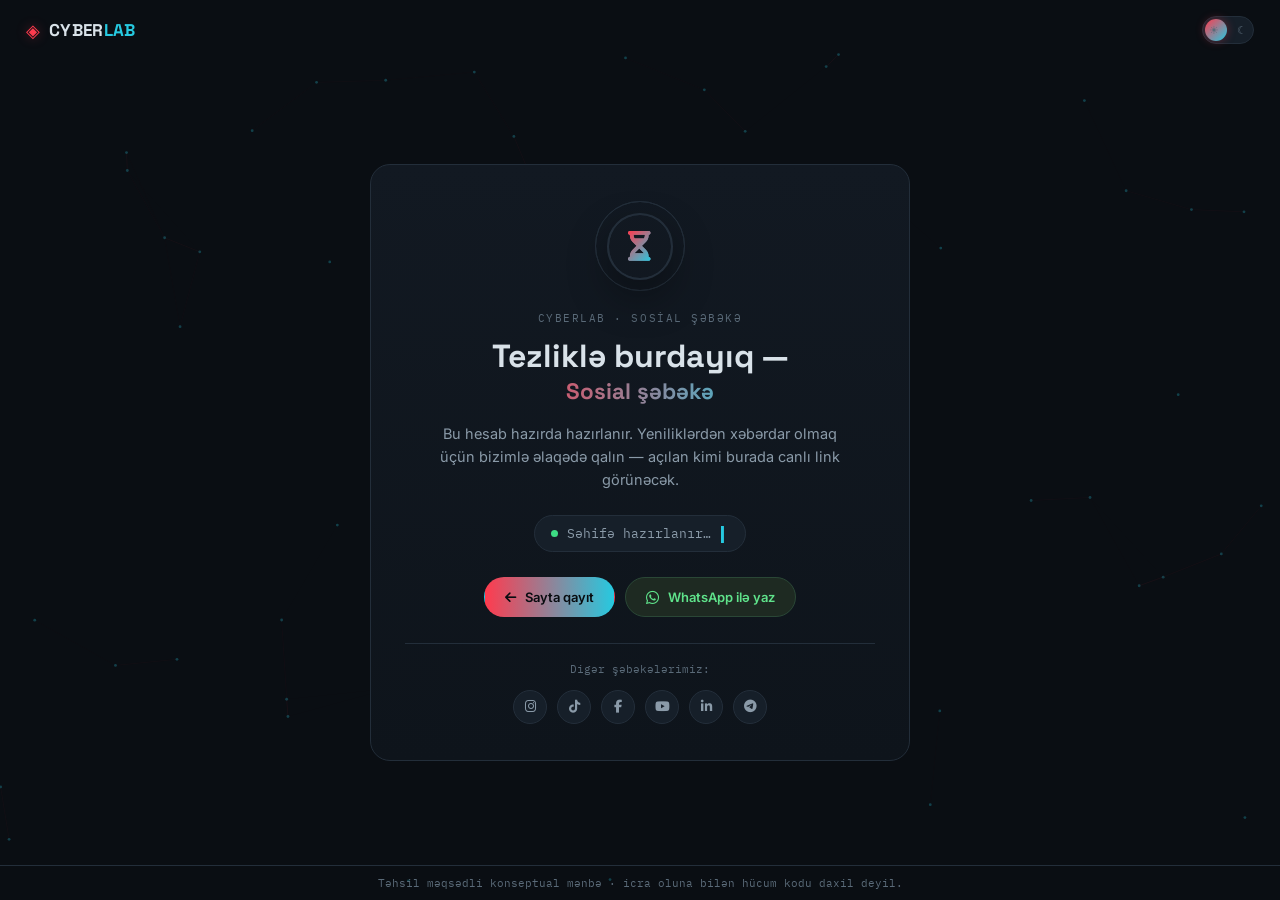
<file: soon/index.html>
<!DOCTYPE html>
<html lang="az">
<head>
<meta charset="UTF-8"/>
<meta content="width=device-width, initial-scale=1.0, maximum-scale=1.0, minimum-scale=1.0, user-scalable=no, viewport-fit=cover" name="viewport"/>
<meta content="noindex, follow" name="robots"/>
<title>Tezliklə — CyberLab</title>
<meta content="#0A0E13" name="theme-color"/>
<link href="../favicon.svg" rel="icon" type="image/svg+xml"/>
<link href="https://fonts.googleapis.com" rel="preconnect"/>
<link crossorigin href="https://fonts.gstatic.com" rel="preconnect"/>
<link href="https://fonts.googleapis.com/css2?family=Space+Grotesk:wght@500;700&family=IBM+Plex+Mono:wght@400;500&family=Inter:wght@400;500;600&display=swap" rel="stylesheet"/>
<link crossorigin="anonymous" href="https://cdnjs.cloudflare.com/ajax/libs/font-awesome/6.5.1/css/all.min.css" referrerpolicy="no-referrer" rel="stylesheet"/>
<link href="style.css" rel="stylesheet"/>
</head>
<body>
<canvas aria-hidden="true" id="bgCanvas"></canvas>

<header class="soon-top">
  <a class="soon-brand" href="../">
    <span aria-hidden="true" class="brand-mark">◈</span>
    <span class="brand-text">CYBER<span class="accent-split">LAB</span></span>
  </a>
  <button aria-label="Tema dəyiş" class="theme-toggle" id="themeToggle" type="button">
    <span class="toggle-track">
      <span class="toggle-thumb"></span>
      <span class="toggle-icon sun">☀</span>
      <span class="toggle-icon moon">☾</span>
    </span>
  </button>
  <!-- <div class="soon-lang" id="langBox">
    <button aria-expanded="false" aria-haspopup="true" class="soon-lang-trigger" id="langTrigger" type="button">
      <i aria-hidden="true" class="fa-solid fa-globe"></i>
      <span id="langCode">AZ</span>
    </button>
    <div class="soon-lang-menu" id="langMenu" role="menu">
      <button data-lang="az" role="menuitem" type="button">AZ · Azərbaycan</button>
      <button data-lang="en" role="menuitem" type="button">EN · English</button>
      <button data-lang="ru" role="menuitem" type="button">RU · Русский</button>
      <button data-lang="tr" role="menuitem" type="button">TR · Türkçe</button>
    </div>
  </div> -->
</header>

<main class="soon-main">
  <div class="soon-card">
    <div class="soon-icon-wrap">
      <div aria-hidden="true" class="soon-ring ring-1"></div>
      <div aria-hidden="true" class="soon-ring ring-2"></div>
      <div class="soon-icon" id="networkIcon"><i class="fa-solid fa-hourglass-half"></i></div>
    </div>

    <p class="soon-eyebrow" data-i18n="eyebrow">CYBERLAB · SOSİAL ŞƏBƏKƏ</p>
    <h1 class="soon-title">
      <span data-i18n="titleA">Tezliklə burdayıq</span>
      <span class="soon-network" id="networkName">—</span>
    </h1>
    <p class="soon-desc" data-i18n="desc">
      Bu hesab hazırda hazırlanır. Yeniliklərdən xəbərdar olmaq üçün bizimlə əlaqədə qalın —
      açılan kimi burada canlı link görünəcək.
    </p>

    <div class="soon-status" id="statusLine">
      <span aria-hidden="true" class="status-dot"></span>
      <span class="status-text" id="statusText"></span><span aria-hidden="true" class="status-cursor">▍</span>
    </div>

    <div class="soon-actions">
      <a class="soon-btn soon-btn-primary" href="../#top">
        <i aria-hidden="true" class="fa-solid fa-arrow-left"></i>
        <span data-i18n="back">Sayta qayıt</span>
      </a>
      <a class="soon-btn soon-btn-whatsapp" href="#" id="whatsappBtn" rel="noopener noreferrer" target="_blank">
        <i aria-hidden="true" class="fa-brands fa-whatsapp"></i>
        <span data-i18n="whatsapp">WhatsApp ilə yaz</span>
      </a>
    </div>

    <div class="soon-other">
      <p data-i18n="otherLabel">Digər şəbəkələrimiz:</p>
      <div class="soon-other-icons" id="otherIcons"></div>
    </div>
  </div>
</main>


<footer class="soon-foot">
  <span data-i18n="footNote">Təhsil məqsədli konseptual mənbə · icra oluna bilən hücum kodu daxil deyil.</span>
</footer>

<script src="../translations.js"></script>
<script src="script.js"></script>
</body>
</html>
</file>
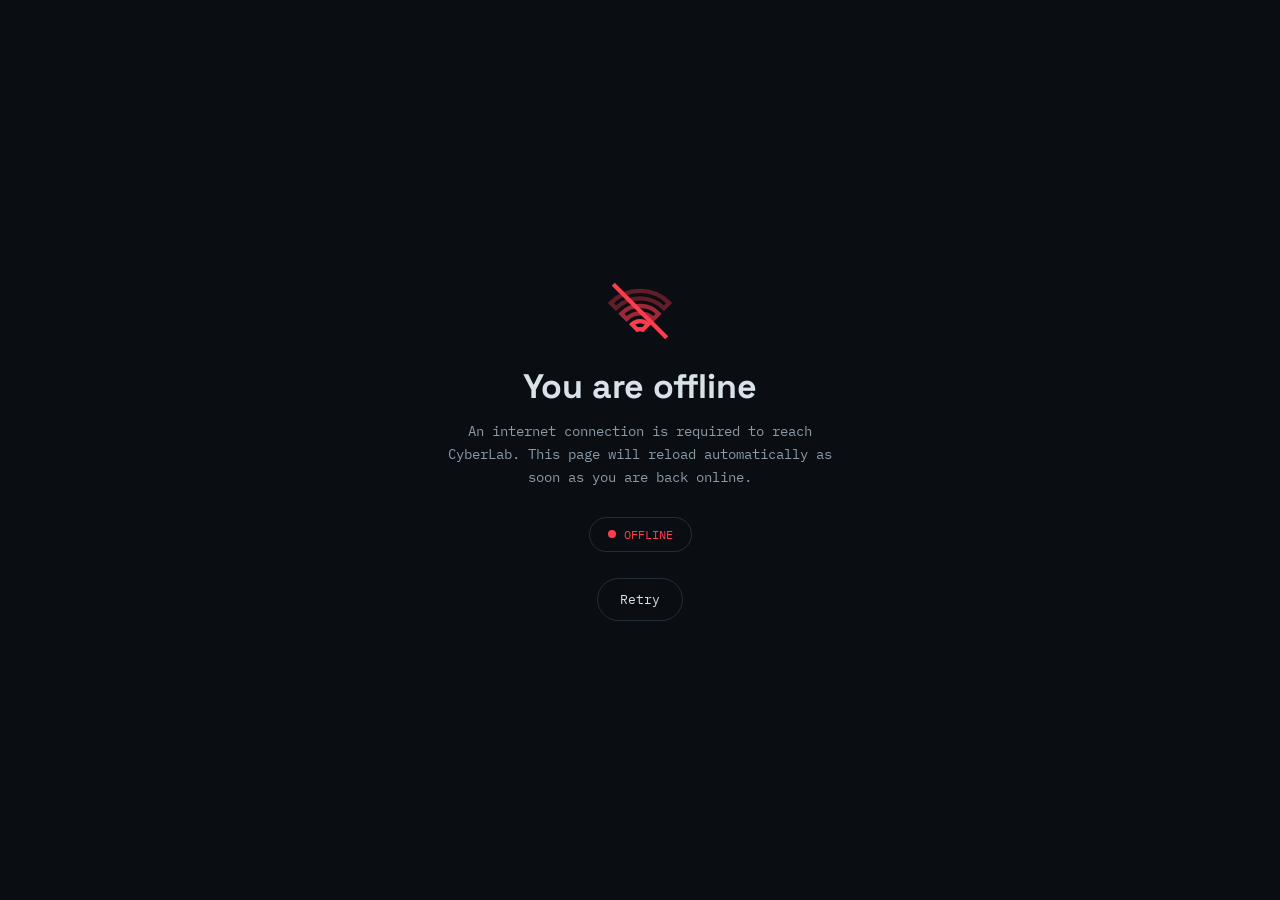
<file: offline.html>
<!DOCTYPE html>
<html lang="az">

<head>
  <meta charset="UTF-8">
  <meta name="viewport" content="width=device-width, initial-scale=1.0, maximum-scale=1.0, minimum-scale=1.0, user-scalable=no">
  <meta name="robots" content="noindex">
  <title>Şəbəkə yoxdur | CyberLab</title>
  <link rel="icon" type="image/svg+xml" href="/favicon.svg">
  <link rel="stylesheet" href="https://cdnjs.cloudflare.com/ajax/libs/font-awesome/6.5.0/css/all.min.css">

  <link
    href="https://fonts.googleapis.com/css2?family=Space+Grotesk:wght@700&family=IBM+Plex+Mono:wght@400;500&family=Inter:wght@400;500&display=swap"
    rel="stylesheet">
  <style>
    :root {
      --bg: #0A0E13;
      --text: #D9E2E9;
      --text-dim: #8A9AA8;
      --red: #FF3B4E;
      --blue: #26C9E0;
      --border: #232E3A;
    }

    * {
      margin: 0;
      padding: 0;
      box-sizing: border-box;
    }

    html {
      touch-action: pan-x pan-y;
      -ms-touch-action: pan-x pan-y;
      -webkit-text-size-adjust: 100%;
      text-size-adjust: 100%;
    }

    body {
      background: var(--bg);
      color: var(--text);
      font-family: 'Inter', sans-serif;
      min-height: 100vh;
      display: flex;
      flex-direction: column;
      align-items: center;
      justify-content: center;
      text-align: center;
      padding: 24px;
    }

    .icon {
      width: 64px;
      height: 64px;
      margin-bottom: 22px;
      color: var(--red);
    }

    .title {
      font-family: 'Space Grotesk', sans-serif;
      font-weight: 700;
      font-size: clamp(24px, 5vw, 34px);
      margin-bottom: 12px;
    }

    .msg {
      font-family: 'IBM Plex Mono', monospace;
      font-size: 13.5px;
      color: var(--text-dim);
      max-width: 400px;
      line-height: 1.7;
      margin-bottom: 28px;
    }

    .status {
      display: inline-flex;
      align-items: center;
      gap: 8px;
      font-family: 'IBM Plex Mono', monospace;
      font-size: 12px;
      color: var(--red);
      border: 1px solid var(--border);
      padding: 9px 18px;
      border-radius: 100px;
      margin-bottom: 26px;
    }

    .dot {
      width: 8px;
      height: 8px;
      border-radius: 50%;
      background: var(--red);
      animation: blink 1.4s infinite;
    }

    @keyframes blink {
      50% {
        opacity: .25;
      }
    }

    button {
      font-family: 'IBM Plex Mono', monospace;
      font-size: 13px;
      color: var(--text);
      background: none;
      border: 1px solid var(--border);
      padding: 12px 22px;
      border-radius: 100px;
      cursor: pointer;
      transition: border-color .25s, color .25s;
    }

    button:hover {
      border-color: var(--blue);
      color: var(--blue);
    }
  </style>
</head>

<body>
  <svg class="icon" viewBox="0 0 24 24" fill="none" stroke="currentColor" stroke-width="1.6">
    <path d="M1 9l2 2c4.97-4.97 13.03-4.97 18 0l2-2C16.93 2.93 7.08 2.93 1 9z" opacity=".35" />
    <path d="M5 13l2 2a7.07 7.07 0 0 1 10 0l2-2C15.14 9.14 8.87 9.14 5 13z" opacity=".6" />
    <path d="M9 17l2 2a2.83 2.83 0 0 1 2 0l2-2a4.24 4.24 0 0 0-6 0z" />
    <line x1="2" y1="2" x2="22" y2="22" />
  </svg>
  <div class="title" id="t"></div>
  <p class="msg" id="m"></p>
  <div class="status"><span class="dot"></span> OFFLINE</div>
  <button id="b" onclick="location.reload()"></button>

  <script>
    document.addEventListener('touchmove', function (e) { if (e.touches && e.touches.length > 1) e.preventDefault(); }, { passive: false });
    document.addEventListener('gesturestart', function (e) { e.preventDefault(); });
    document.addEventListener('gesturechange', function (e) { e.preventDefault(); });
    document.addEventListener('wheel', function (e) { if (e.ctrlKey || e.metaKey) e.preventDefault(); }, { passive: false });
    document.addEventListener('keydown', function (e) {
      var zoomKeys = ['+', '-', '=', '_', '0'];
      if ((e.ctrlKey || e.metaKey) && zoomKeys.indexOf(e.key) !== -1) e.preventDefault();
    }, { passive: false });
    (function () {
      var lastTouchEnd = 0;
      document.addEventListener('touchend', function (e) {
        var now = Date.now();
        if (now - lastTouchEnd <= 300) e.preventDefault();
        lastTouchEnd = now;
      }, { passive: false });
    })();

    var T = {
      az: { t: 'Şəbəkəniz yoxdur', m: 'CyberLab-a qoşulmaq üçün internetə ehtiyac var. Şəbəkəyə qoşulan kimi bu səhifə avtomatik yenidən yüklənəcək.', b: 'Yenidən yoxla', title: 'Şəbəkə yoxdur | CyberLab' },
      en: { t: 'You are offline', m: 'An internet connection is required to reach CyberLab. This page will reload automatically as soon as you are back online.', b: 'Retry', title: 'Offline | CyberLab' },
      ru: { t: 'Нет подключения', m: 'Для доступа к CyberLab нужен интернет. Эта страница автоматически перезагрузится, как только связь восстановится.', b: 'Проверить снова', title: 'Нет сети | CyberLab' },
      tr: { t: 'Bağlantınız yok', m: 'CyberLab’a erişmek için internet gerekiyor. Ağa bağlandığınız anda bu sayfa otomatik olarak yeniden yüklenecek.', b: 'Tekrar dene', title: 'Çevrimdışı | CyberLab' }
    };
    var lang = (navigator.language || 'az').slice(0, 2).toLowerCase();
    var d = T[lang] || T.az;
    document.documentElement.lang = T[lang] ? lang : 'az';
    document.title = d.title;
    document.getElementById('t').textContent = d.t;
    document.getElementById('m').textContent = d.m;
    document.getElementById('b').textContent = d.b;

    window.addEventListener('online', function () { location.reload(); });
    setInterval(function () { if (navigator.onLine) location.reload(); }, 4000);
  </script>
</body>

</html>
</file>
<file: soon/style.css>
/* ==========================================================
   CYBERLAB — soon/style.css
   "Tezliklə" (Coming soon) səhifəsi. Əsas saytın rəng/şrift
   dəyişənləri ilə eynidir ki, brend hissi qırılmasın, amma
   fayl tam müstəqildir (əsas style.css-dən asılı deyil).
========================================================== */
:root {
  --bg: #0A0E13;
  --bg-alt: #0E141B;
  --surface: #121922;
  --surface-2: #161F29;
  --border: #232E3A;
  --text: #D9E2E9;
  --text-dim: #8A9AA8;
  --text-faint: #5A6A78;
  --red: #FF3B4E;
  --red-glow: rgba(255, 59, 78, .35);
  --blue: #26C9E0;
  --blue-glow: rgba(38, 201, 224, .35);
  --green: #3DDC84;
  --font-display: 'Space Grotesk', sans-serif;
  --font-mono: 'IBM Plex Mono', monospace;
  --font-body: 'Inter', sans-serif;
  --ease: cubic-bezier(.22, .8, .28, 1);
}

[data-theme="light"] {
  --bg: #EDF1F4;
  --bg-alt: #E4E9ED;
  --surface: #FFFFFF;
  --surface-2: #F4F7F9;
  --border: #D3DBE1;
  --text: #141A20;
  --text-dim: #4E5C68;
  --text-faint: #8496A3;
  --red: #D6273A;
  --red-glow: rgba(214, 39, 58, .18);
  --blue: #0F8FA6;
  --blue-glow: rgba(15, 143, 166, .18);
}

* {
  box-sizing: border-box;
}

html,
body {
  height: 100%;
}

html {
  touch-action: pan-x pan-y;
  -ms-touch-action: pan-x pan-y;
  -webkit-text-size-adjust: 100%;
  text-size-adjust: 100%;
}

body {
  margin: 0;
  background: var(--bg);
  color: var(--text);
  font-family: var(--font-body);
  overflow: hidden;
  display: flex;
  flex-direction: column;
  height: 100vh;
  height: 100dvh;
  touch-action: pan-x pan-y;
  transition: background .5s var(--ease), color .5s var(--ease);
}

@media (prefers-reduced-motion: reduce) {
  * {
    animation-duration: .001s !important;
    animation-iteration-count: 1 !important;
    transition-duration: .001s !important;
  }
}

#bgCanvas {
  position: fixed;
  inset: 0;
  z-index: 0;
  opacity: .5;
}

/* ---------- Top bar ---------- */
.soon-top {
  position: relative;
  z-index: 2;
  display: flex;
  align-items: center;
  justify-content: space-between;
  padding: 16px 26px;
  flex: 0 0 auto;
}

.soon-brand {
  display: inline-flex;
  align-items: center;
  gap: 9px;
  text-decoration: none;
  color: var(--text);
}

.brand-mark {
  color: var(--red);
  font-size: 18px;
  filter: drop-shadow(0 0 6px var(--red-glow));
}

.brand-text {
  font-family: var(--font-display);
  font-weight: 700;
  font-size: 17px;
  letter-spacing: .02em;
}

.accent-split {
  color: var(--blue);
}

/* ---------- Theme toggle ---------- */
.theme-toggle {
  position: relative;
  z-index: 2;
  margin-left: auto;
  padding: 0;
  background: none;
  border: none;
  cursor: pointer;
}

.toggle-track {
  width: 52px;
  height: 28px;
  border-radius: 20px;
  background: var(--surface-2);
  border: 1px solid var(--border);
  position: relative;
  display: flex;
  align-items: center;
  transition: background .3s;
}

.toggle-thumb {
  position: absolute;
  top: 2px;
  left: 2px;
  width: 22px;
  height: 22px;
  border-radius: 50%;
  background: linear-gradient(135deg, var(--red), var(--blue));
  transition: left .35s var(--ease);
  box-shadow: 0 0 10px var(--red-glow);
}

[data-theme="light"] .toggle-thumb {
  left: 28px;
  box-shadow: 0 0 10px var(--blue-glow);
}

.toggle-icon {
  font-size: 11px;
  position: relative;
  z-index: 0;
  color: var(--text-faint);
}

.toggle-icon.sun {
  margin-left: 6px;
}

.toggle-icon.moon {
  margin-left: auto;
  margin-right: 6px;
}

.soon-lang {
  position: relative;
}

.soon-lang-trigger {
  display: flex;
  align-items: center;
  gap: 8px;
  background: var(--surface);
  border: 1px solid var(--border);
  color: var(--text-dim);
  border-radius: 100px;
  padding: 8px 14px;
  font-family: var(--font-mono);
  font-size: 12px;
  cursor: pointer;
  transition: border-color .2s, color .2s;
}

.soon-lang-trigger:hover {
  color: var(--text);
  border-color: var(--blue);
}

.soon-lang-menu {
  position: absolute;
  right: 0;
  top: calc(100% + 8px);
  min-width: 170px;
  background: var(--surface);
  border: 1px solid var(--border);
  border-radius: 12px;
  padding: 6px;
  opacity: 0;
  visibility: hidden;
  transform: translateY(-6px);
  transition: .18s var(--ease);
  box-shadow: 0 14px 34px rgba(0, 0, 0, .35);
}

.soon-lang.open .soon-lang-menu {
  opacity: 1;
  visibility: visible;
  transform: translateY(0);
}

.soon-lang-menu button {
  display: block;
  width: 100%;
  text-align: left;
  background: none;
  border: none;
  color: var(--text-dim);
  font-family: var(--font-body);
  font-size: 13px;
  padding: 9px 10px;
  border-radius: 8px;
  cursor: pointer;
}

.soon-lang-menu button:hover {
  background: var(--surface-2);
  color: var(--text);
}

.soon-lang-menu button[aria-current="true"] {
  color: var(--blue);
}

/* ---------- Main card ---------- */
.soon-main {
  position: relative;
  z-index: 2;
  flex: 1 1 auto;
  min-height: 0;
  display: flex;
  align-items: center;
  justify-content: center;
  padding: 10px 20px;
  overflow: hidden;
}

.soon-card {
  width: 100%;
  max-width: 540px;
  max-height: 100%;
  overflow: hidden;
  text-align: center;
  background: linear-gradient(180deg, var(--surface), var(--bg-alt));
  border: 1px solid var(--border);
  border-radius: 20px;
  padding: clamp(18px, 4vh, 36px) clamp(20px, 4vw, 34px);
  display: flex;
  flex-direction: column;
  align-items: center;
  justify-content: center;
  gap: 2px;
  position: relative;
  animation: cardIn .6s var(--ease) both;
}

.soon-card::before {
  content: '';
  position: absolute;
  inset: -40% -20% auto -20%;
  height: 220px;
  background: radial-gradient(closest-side, var(--red-glow), transparent 70%);
  opacity: .4;
  pointer-events: none;
}

@keyframes cardIn {
  from {
    opacity: 0;
    transform: translateY(18px);
  }

  to {
    opacity: 1;
    transform: translateY(0);
  }
}

.soon-icon-wrap {
  position: relative;
  width: clamp(64px, 10vh, 96px);
  height: clamp(64px, 10vh, 96px);
  margin: 0 auto clamp(10px, 2vh, 20px);
  display: flex;
  align-items: center;
  justify-content: center;
  flex: 0 0 auto;
}

.soon-ring {
  position: absolute;
  inset: 0;
  border-radius: 50%;
  border: 1.5px solid var(--border);
}

.ring-1 {
  animation: ringPulse 2.6s ease-out infinite;
}

.ring-2 {
  animation: ringPulse 2.6s ease-out infinite 1.3s;
}

@keyframes ringPulse {
  0% {
    transform: scale(.7);
    opacity: .9;
    border-color: var(--blue);
  }

  100% {
    transform: scale(1.55);
    opacity: 0;
    border-color: var(--red);
  }
}

.soon-icon {
  position: relative;
  z-index: 1;
  width: 72%;
  height: 72%;
  border-radius: 50%;
  display: flex;
  align-items: center;
  justify-content: center;
  font-size: clamp(20px, 3.4vh, 30px);
  background: var(--surface-2);
  border: 1px solid var(--border);
  color: var(--text);
  background-image: linear-gradient(135deg, var(--red), var(--blue));
  -webkit-background-clip: text;
  background-clip: text;
  color: transparent;
  box-shadow: 0 0 0 1px var(--border), 0 18px 40px rgba(0, 0, 0, .35);
  animation: iconFloat 3.4s ease-in-out infinite;
}

.soon-icon i {
  -webkit-text-fill-color: transparent;
  background: inherit;
  -webkit-background-clip: text;
  background-clip: text;
}

@keyframes iconFloat {

  0%,
  100% {
    transform: translateY(0);
  }

  50% {
    transform: translateY(-6px);
  }
}

.soon-eyebrow {
  font-family: var(--font-mono);
  font-size: 11px;
  letter-spacing: .14em;
  color: var(--text-faint);
  margin: 0 0 clamp(6px, 1.4vh, 10px);
}

.soon-title {
  font-family: var(--font-display);
  font-weight: 700;
  font-size: clamp(20px, 4.4vh, 32px);
  line-height: 1.22;
  margin: 0 0 clamp(8px, 1.6vh, 14px);
}

.soon-network {
  display: block;
  margin-top: 2px;
  font-size: .7em;
  background: linear-gradient(90deg, var(--red), var(--blue));
  -webkit-background-clip: text;
  background-clip: text;
  color: transparent;
}

.soon-desc {
  color: var(--text-dim);
  font-size: clamp(12.5px, 2vh, 14.5px);
  line-height: 1.6;
  max-width: 420px;
  margin: 0 auto clamp(14px, 2.4vh, 24px);
}

/* ---------- Status sətri (proqres faizi əvəzinə: canlı, funksional animasiya) ---------- */
.soon-status {
  display: flex;
  align-items: center;
  justify-content: center;
  gap: 9px;
  font-family: var(--font-mono);
  font-size: clamp(11.5px, 1.8vh, 13px);
  color: var(--text-dim);
  background: var(--surface-2);
  border: 1px solid var(--border);
  border-radius: 100px;
  padding: 9px 16px;
  margin: 0 auto clamp(16px, 2.6vh, 26px);
  max-width: 100%;
  min-height: 1.4em;
}

.status-dot {
  width: 7px;
  height: 7px;
  border-radius: 50%;
  flex: 0 0 auto;
  background: var(--green);
  box-shadow: 0 0 0 0 rgba(61, 220, 132, .6);
  animation: statusPulse 1.6s ease-out infinite;
}

@keyframes statusPulse {
  0% {
    box-shadow: 0 0 0 0 rgba(61, 220, 132, .55);
  }

  70% {
    box-shadow: 0 0 0 8px rgba(61, 220, 132, 0);
  }

  100% {
    box-shadow: 0 0 0 0 rgba(61, 220, 132, 0);
  }
}

.status-text {
  white-space: nowrap;
  overflow: hidden;
  text-overflow: clip;
}

.status-cursor {
  color: var(--blue);
  animation: cursorBlink 1s step-end infinite;
  margin-left: 1px;
}

@keyframes cursorBlink {

  0%,
  49% {
    opacity: 1;
  }

  50%,
  100% {
    opacity: 0;
  }
}

.soon-actions {
  display: flex;
  flex-wrap: wrap;
  gap: 10px;
  justify-content: center;
  margin-bottom: clamp(16px, 2.6vh, 28px);
}

.soon-btn {
  display: inline-flex;
  align-items: center;
  gap: 9px;
  padding: 11px 20px;
  border-radius: 100px;
  font-size: 13px;
  font-weight: 600;
  text-decoration: none;
  transition: transform .2s var(--ease), border-color .2s, background .2s, box-shadow .2s;
  border: 1px solid transparent;
}

.soon-btn:hover {
  transform: translateY(-2px);
}

.soon-btn-primary {
  background: linear-gradient(90deg, var(--red), var(--blue));
  color: #080C10;
}

.soon-btn-whatsapp {
  background: #1E2A22;
  border-color: #2A4736;
  color: #5FE38B;
}

.soon-btn-whatsapp i {
  font-size: 15px;
}

.soon-btn-whatsapp:hover {
  background: #25D366;
  border-color: #25D366;
  color: #08170F;
  box-shadow: 0 10px 26px rgba(37, 211, 102, .35);
}

.soon-other {
  border-top: 1px solid var(--border);
  padding-top: clamp(12px, 2vh, 20px);
  width: 100%;
}

.soon-other p {
  font-size: 11px;
  color: var(--text-faint);
  margin: 0 0 clamp(8px, 1.6vh, 14px);
  font-family: var(--font-mono);
}

.soon-other-icons {
  display: flex;
  gap: 10px;
  justify-content: center;
  flex-wrap: wrap;
}

.soon-other-icons a {
  width: 34px;
  height: 34px;
  border-radius: 50%;
  display: flex;
  align-items: center;
  justify-content: center;
  background: var(--surface-2);
  border: 1px solid var(--border);
  color: var(--text-dim);
  font-size: 13px;
  text-decoration: none;
  transition: .2s var(--ease);
}

.soon-other-icons a:hover {
  color: #fff;
  border-color: transparent;
  background: linear-gradient(135deg, var(--red), var(--blue));
  transform: translateY(-3px);
}

.soon-other-icons a.is-current {
  outline: 1px solid var(--blue);
  color: var(--blue);
}

.soon-foot {
  position: relative;
  z-index: 2;
  text-align: center;
  padding: 10px 16px;
  color: var(--text-faint);
  font-family: var(--font-mono);
  font-size: 10.5px;
  border-top: 1px solid var(--border);
  flex: 0 0 auto;
}

@media (max-width:480px) {
  .soon-card {
    padding: 16px 18px;
  }

  .soon-top {
    padding: 14px 14px;
  }

  .status-text {
    max-width: 44vw;
    text-overflow: ellipsis;
  }
}

@media (max-height:640px) {
  .soon-icon-wrap {
    display: none;
  }

  .soon-desc {
    display: none;
  }
}
</file>
